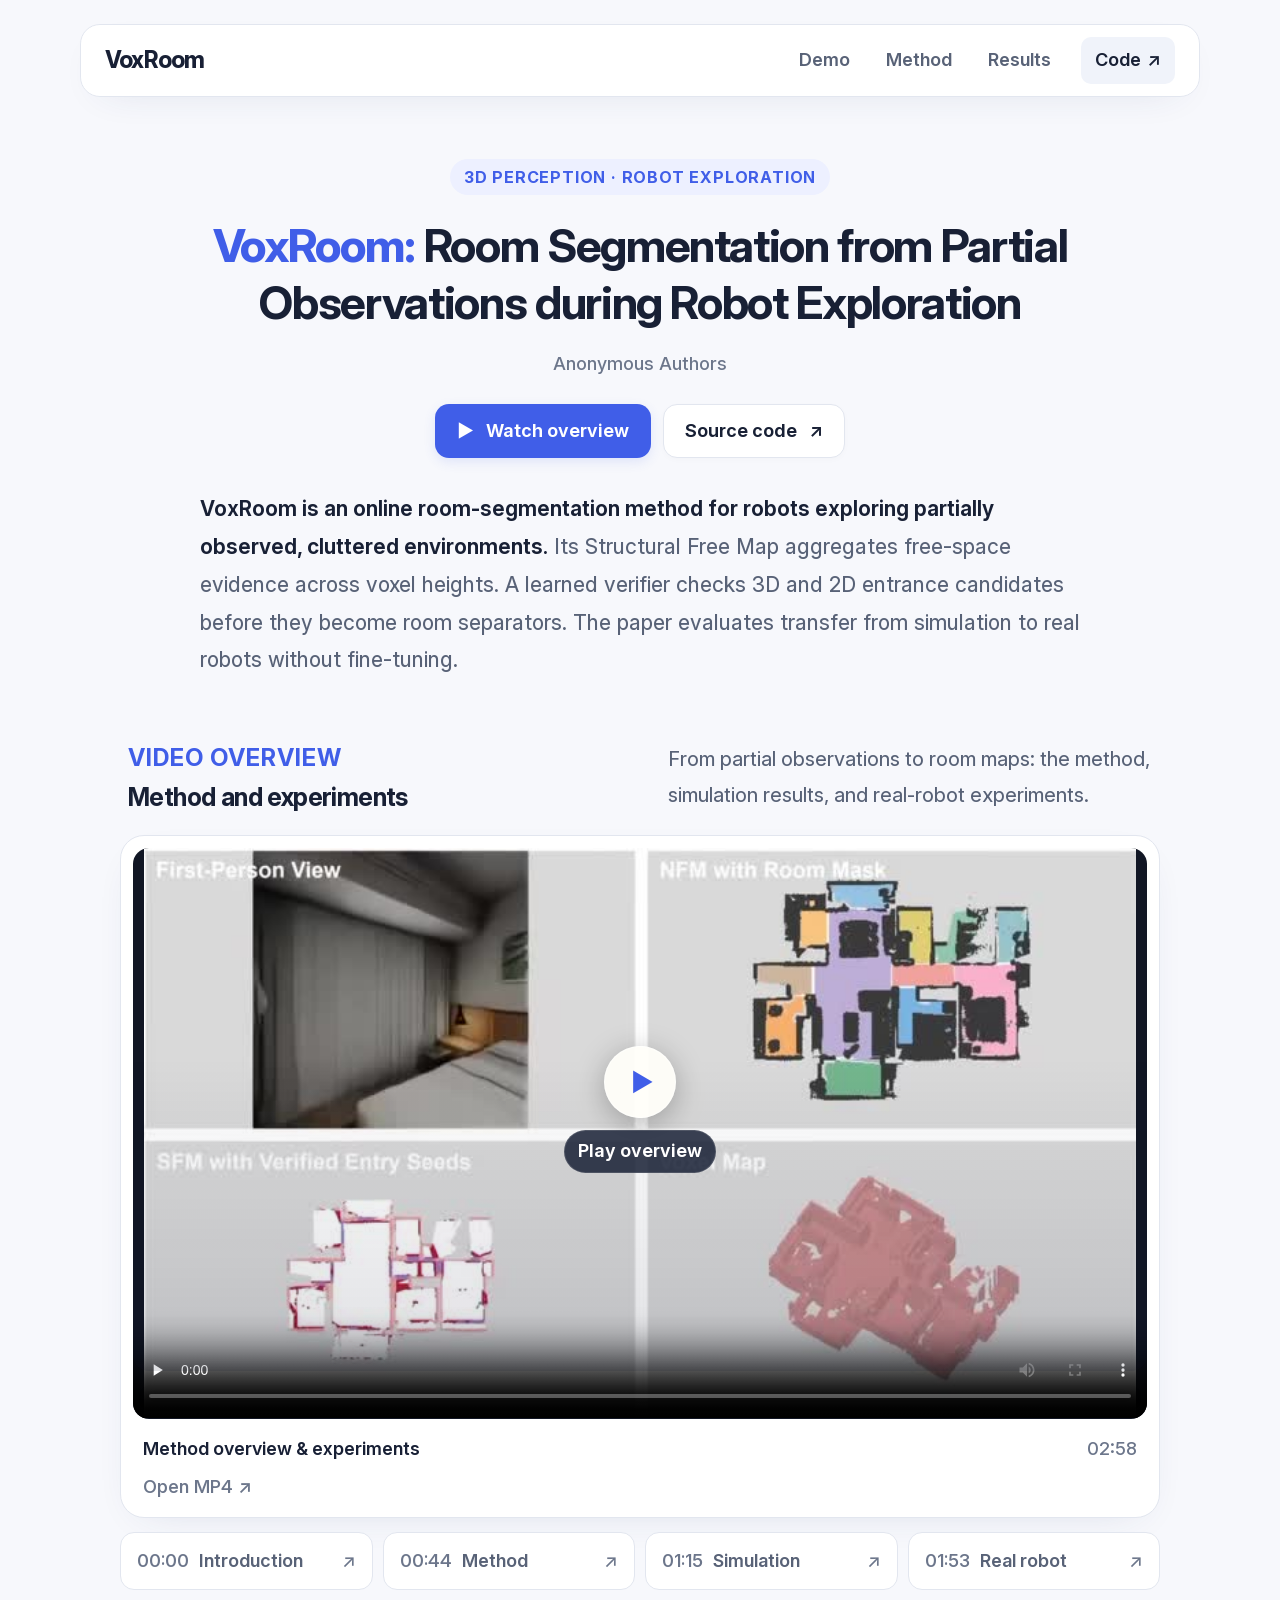
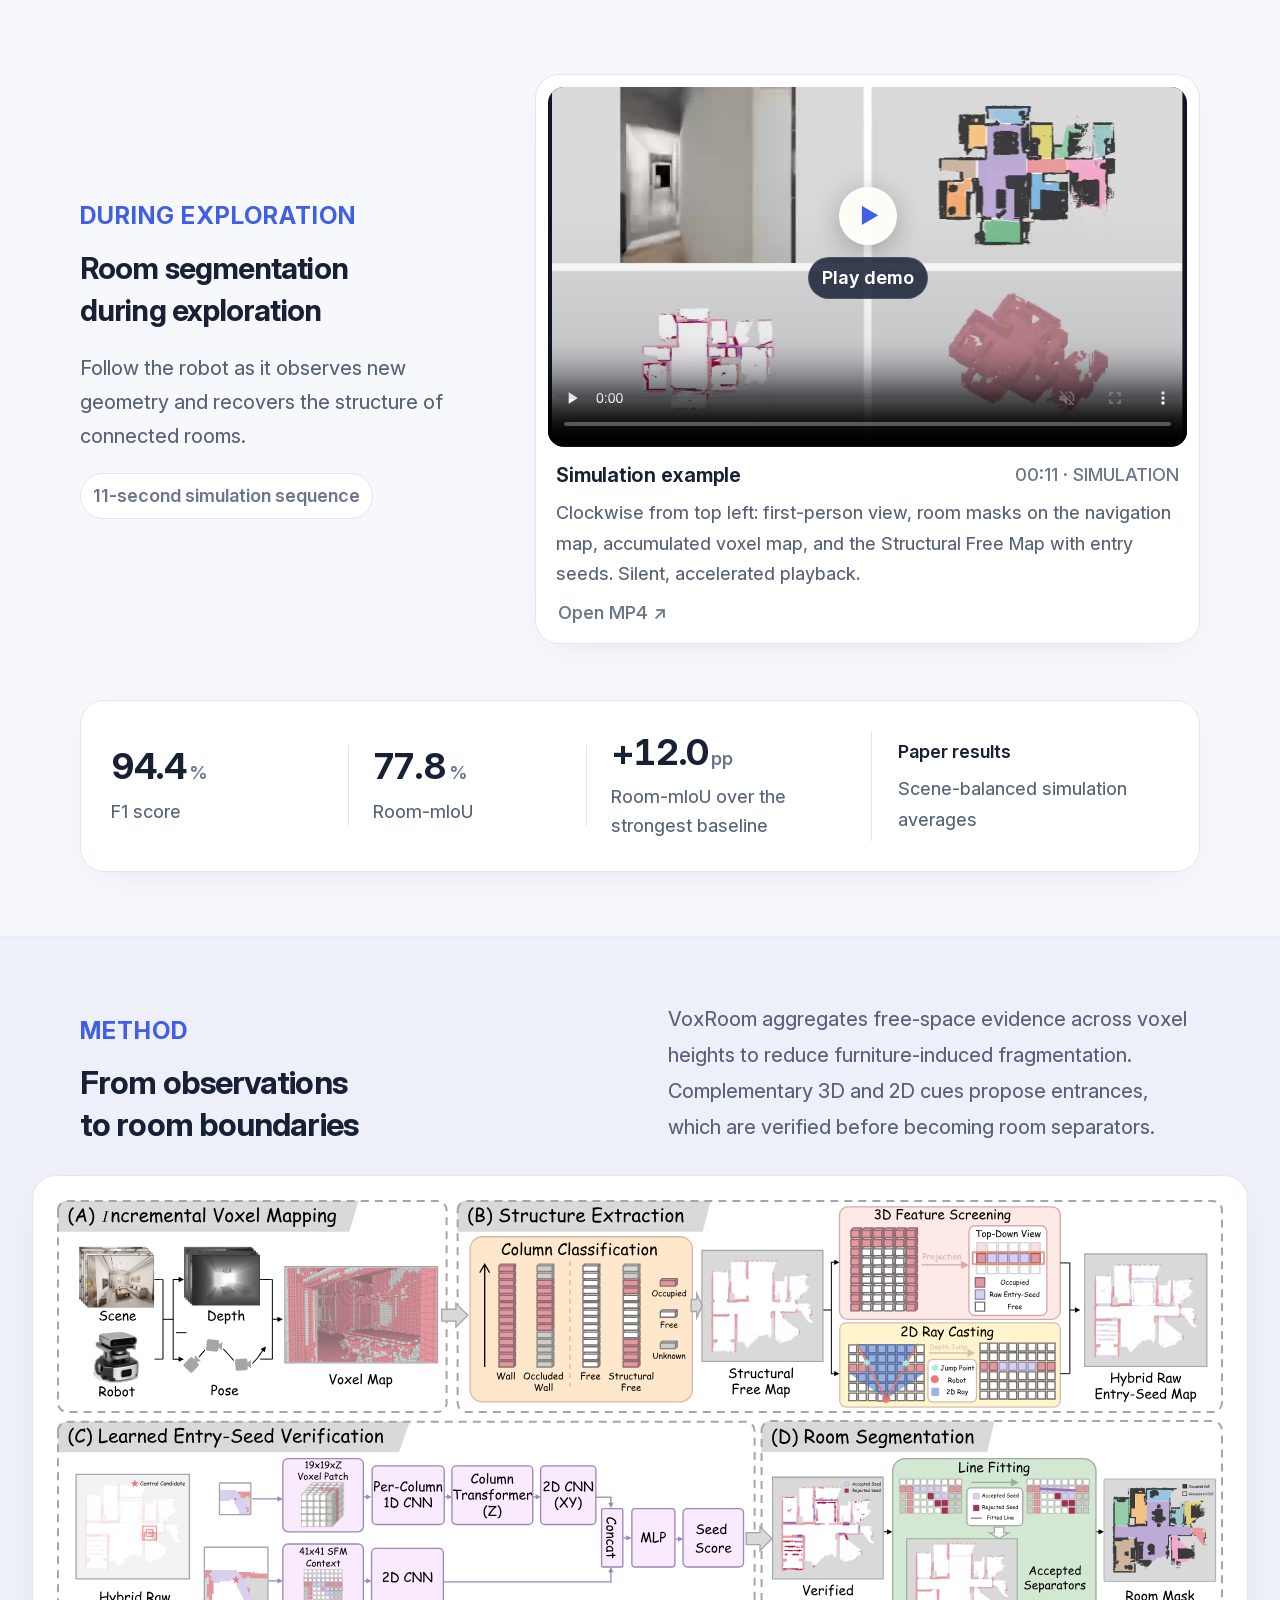
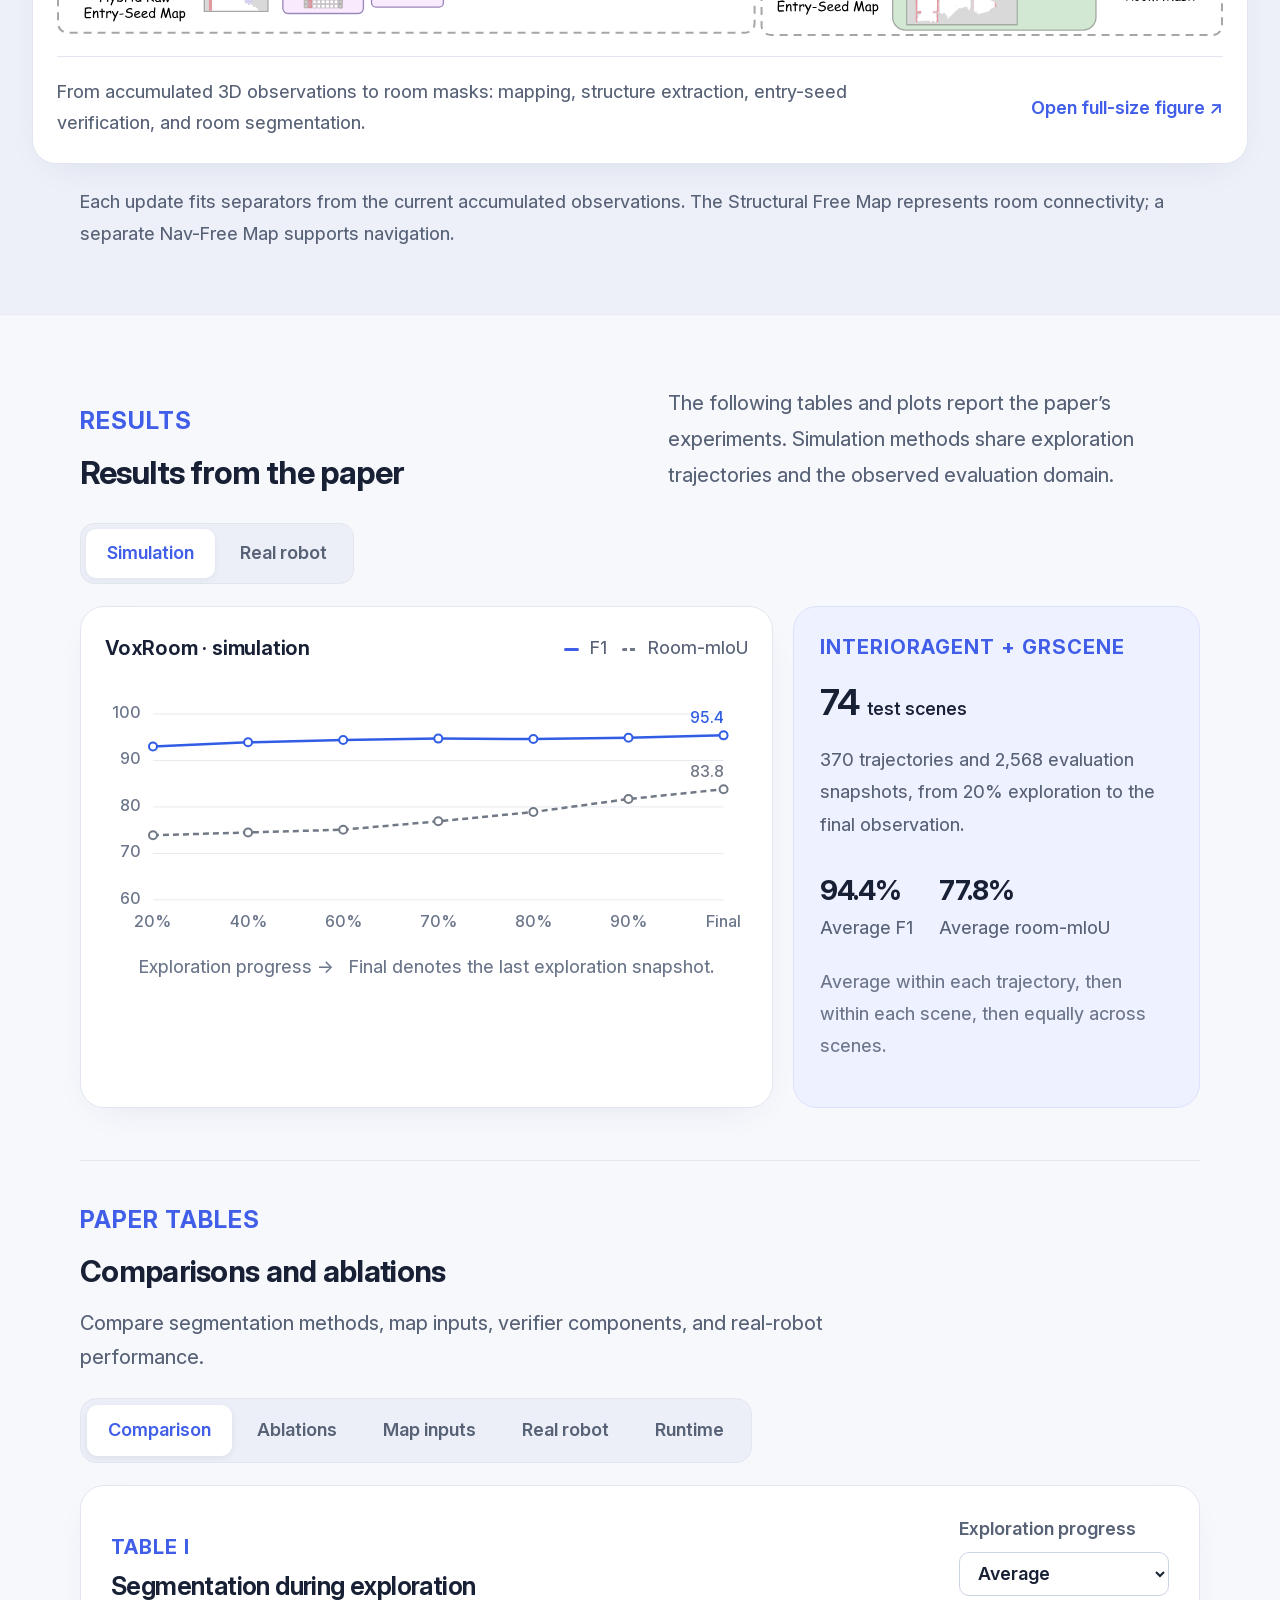
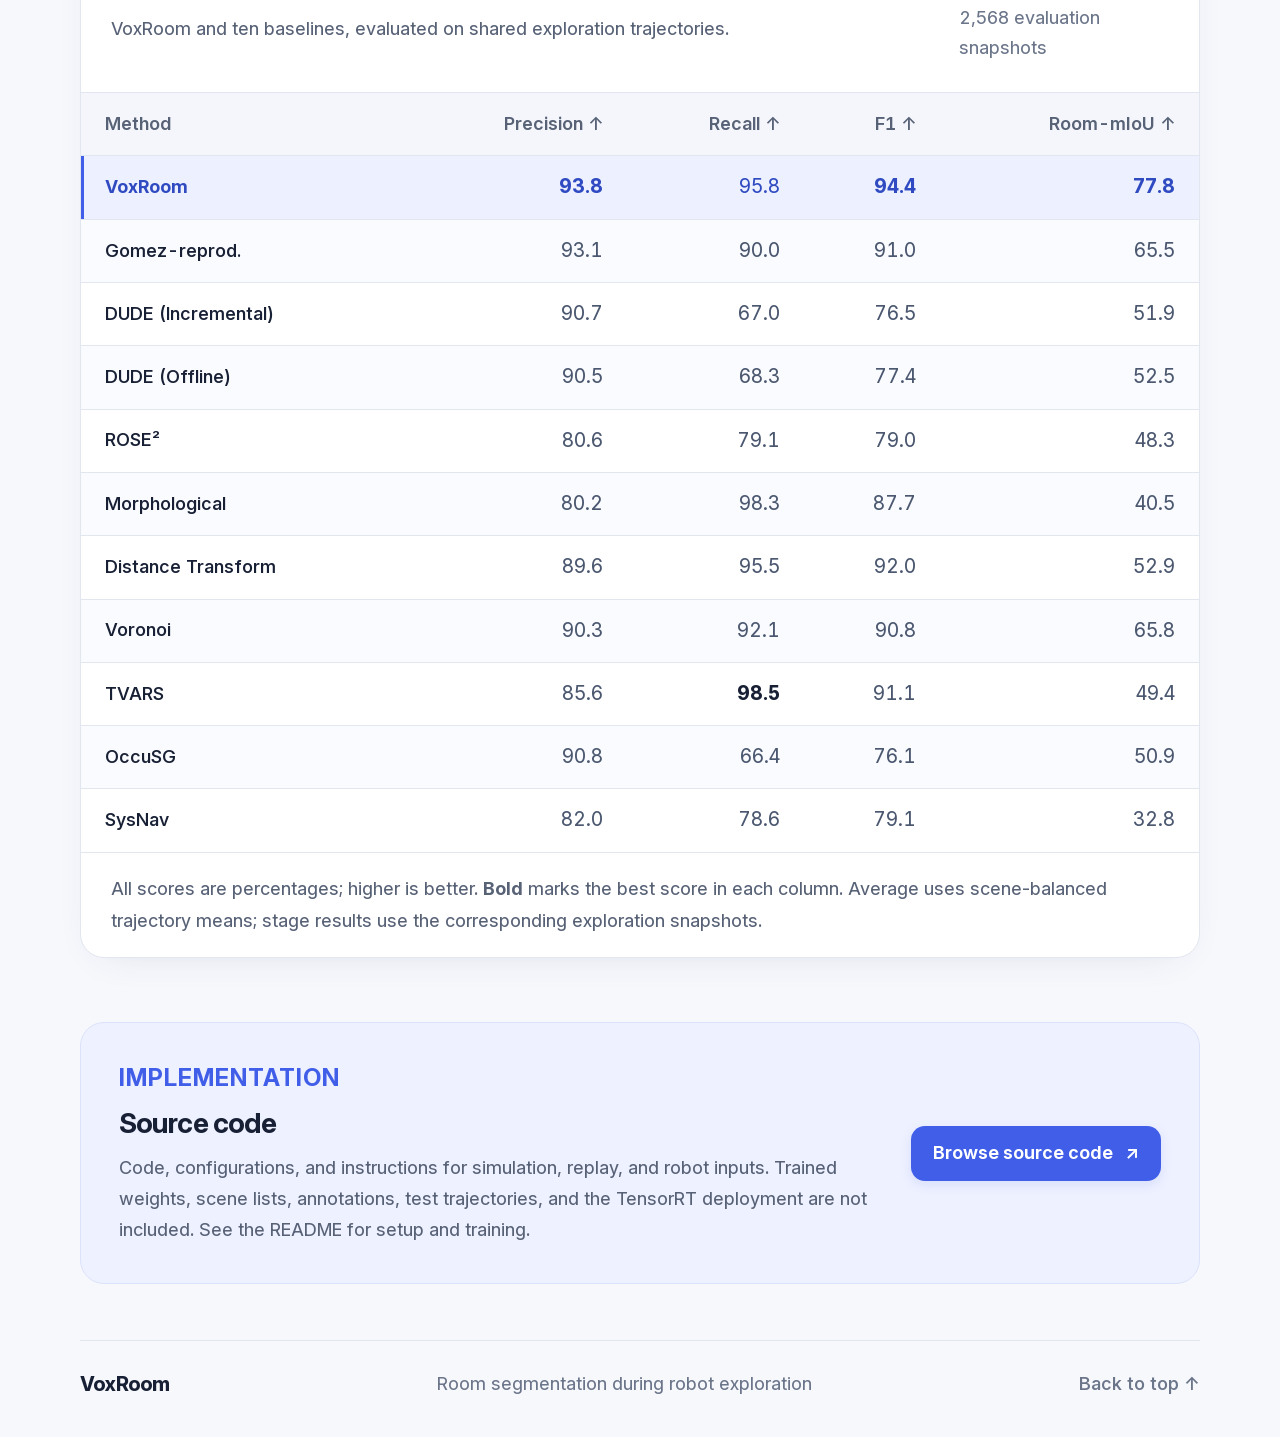
<file: index.html>
<!doctype html>
<html lang="en">
<head>
<meta charset="utf-8">
<meta name="robots" content="noindex,nofollow,noarchive">
<meta name="referrer" content="no-referrer">
<meta http-equiv="refresh" content="0;url=site/index.html?v=20261001-2">
<title>VoxRoom</title>
</head>
<body><a href="site/index.html?v=20261001-2">Open the VoxRoom project page</a></body>
</html>
</file>
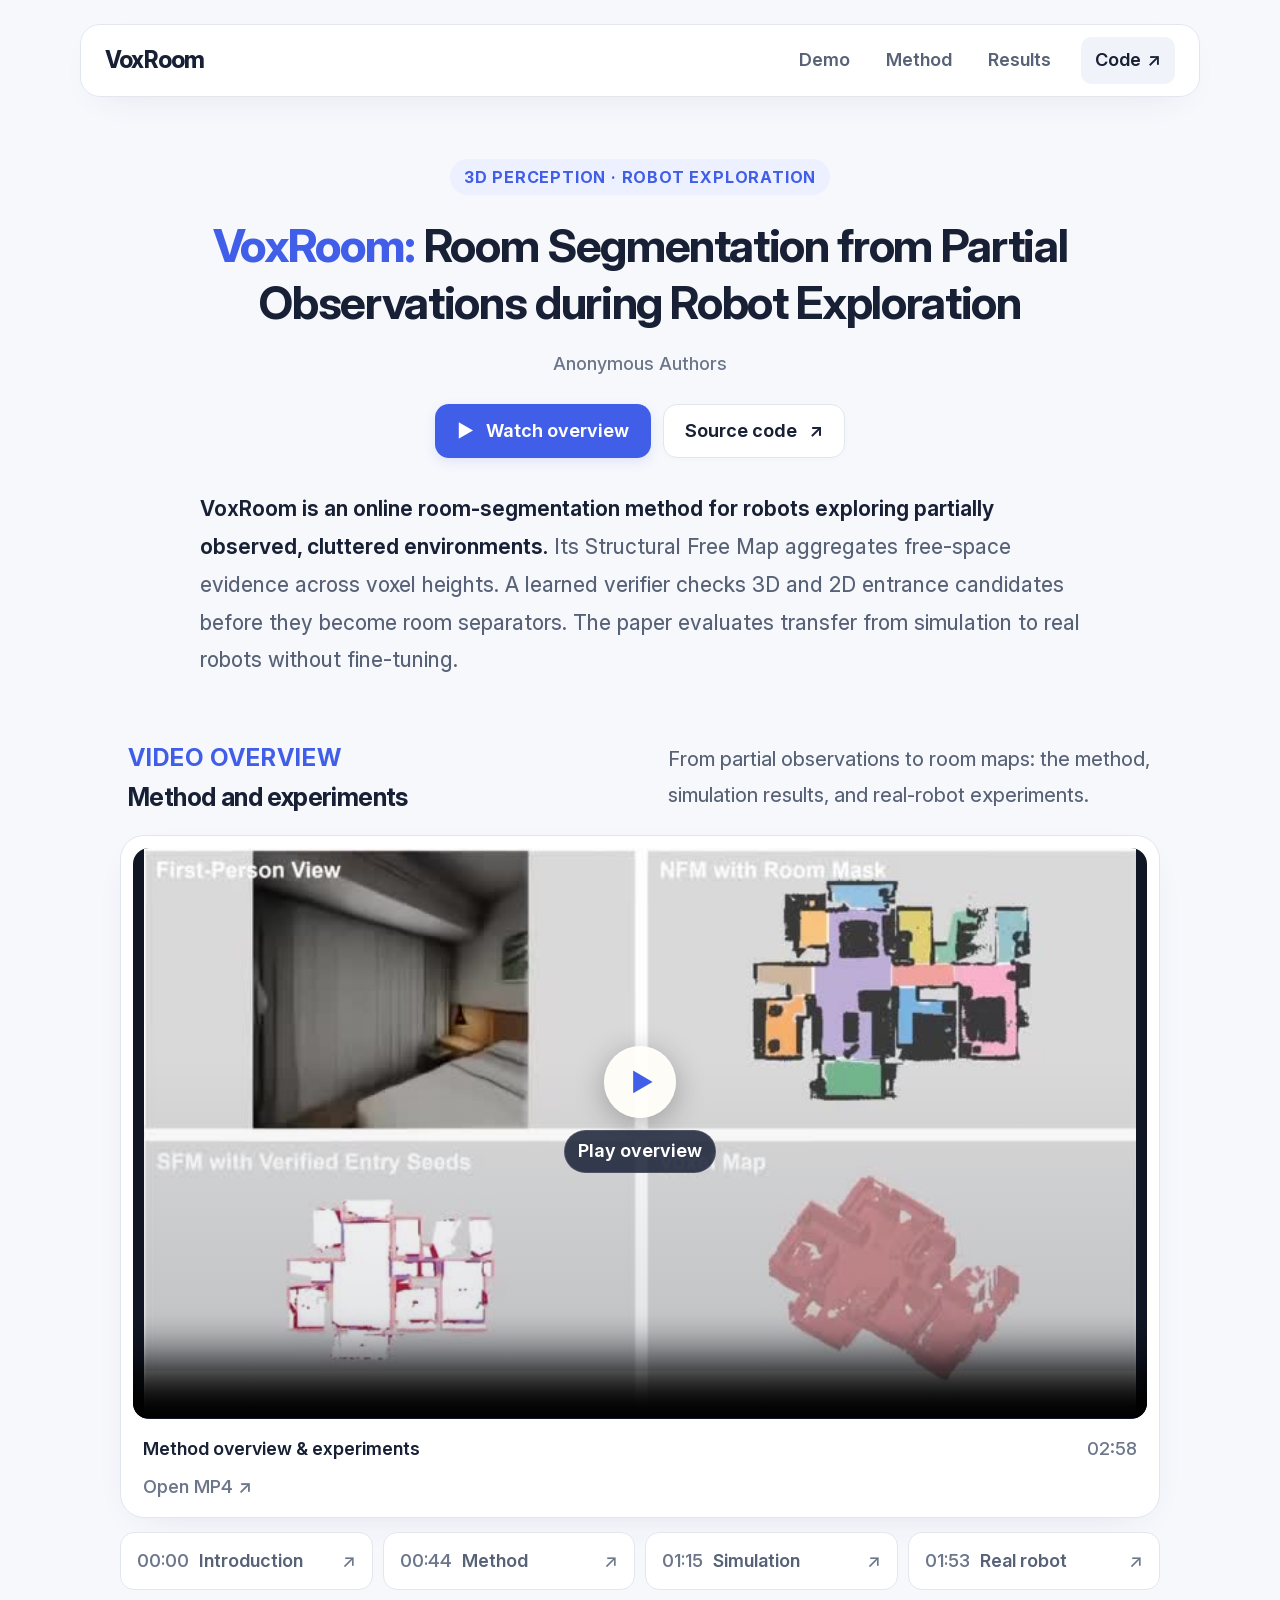
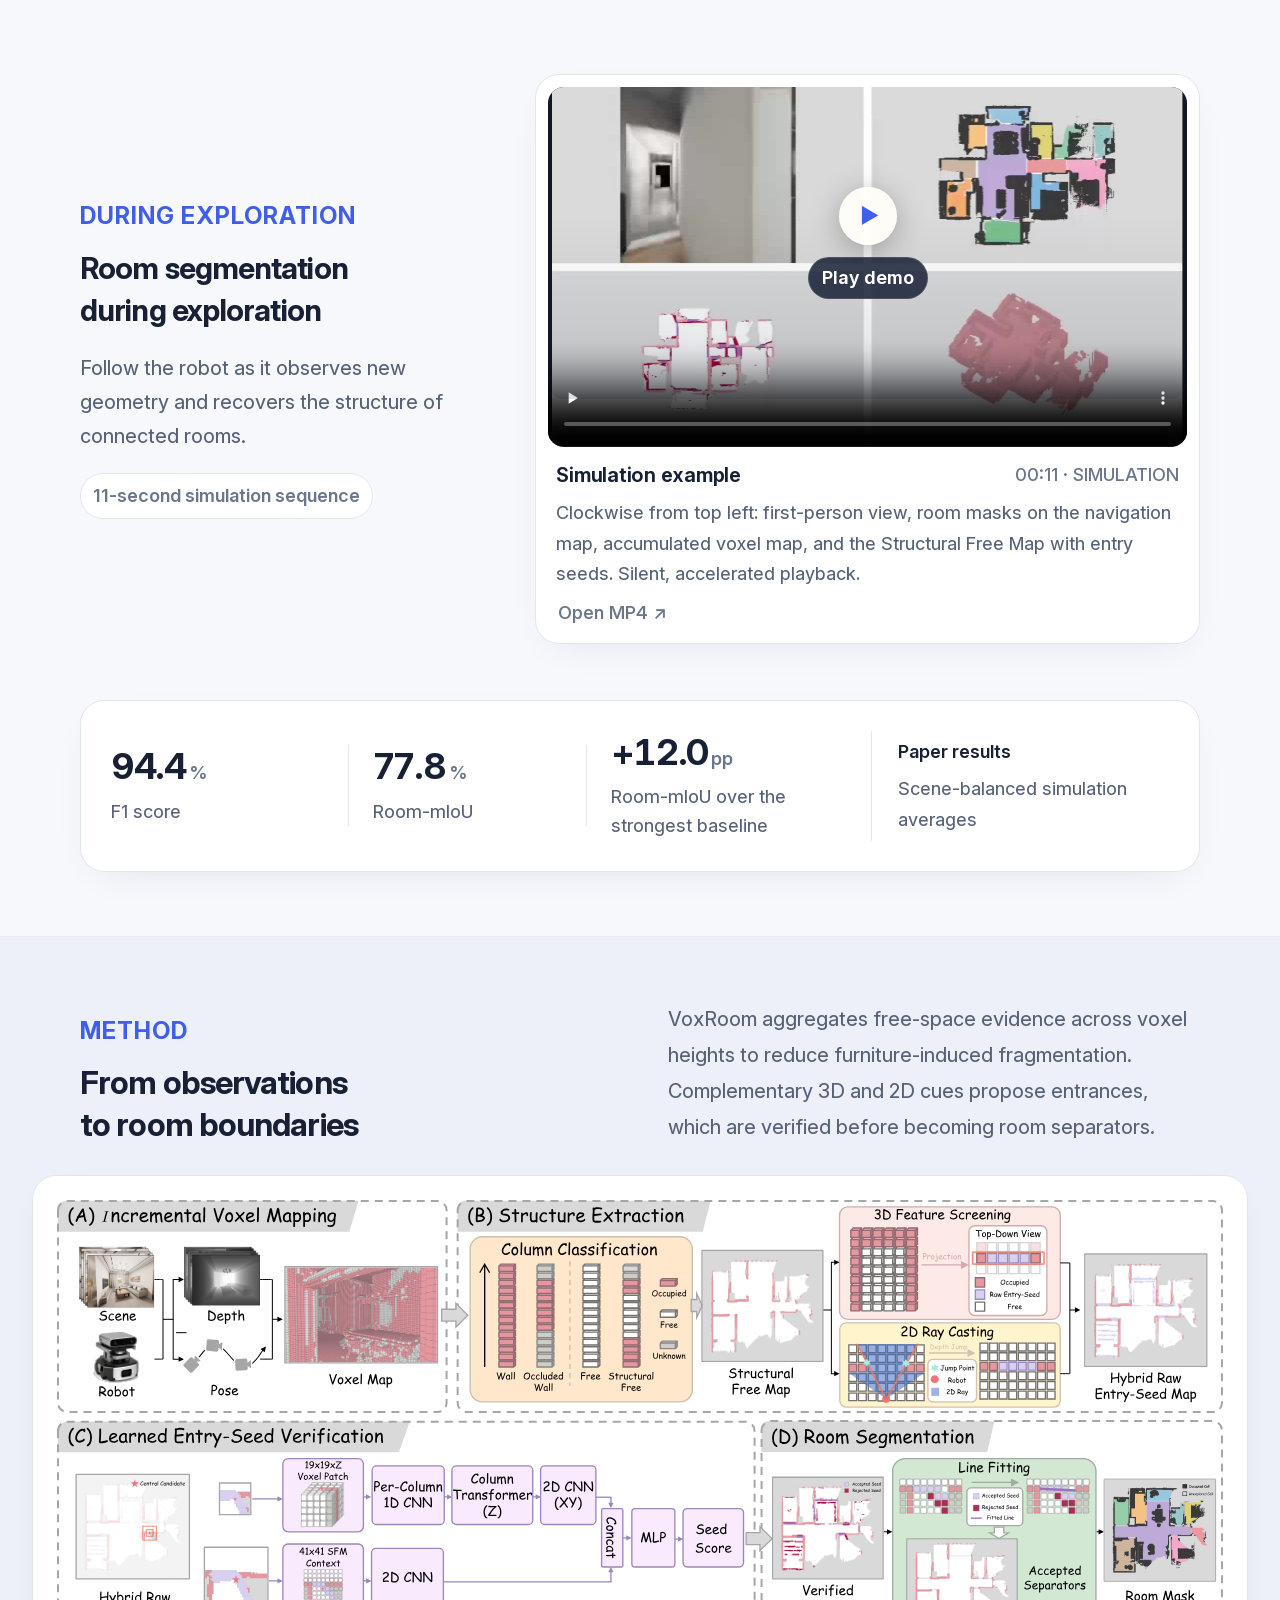
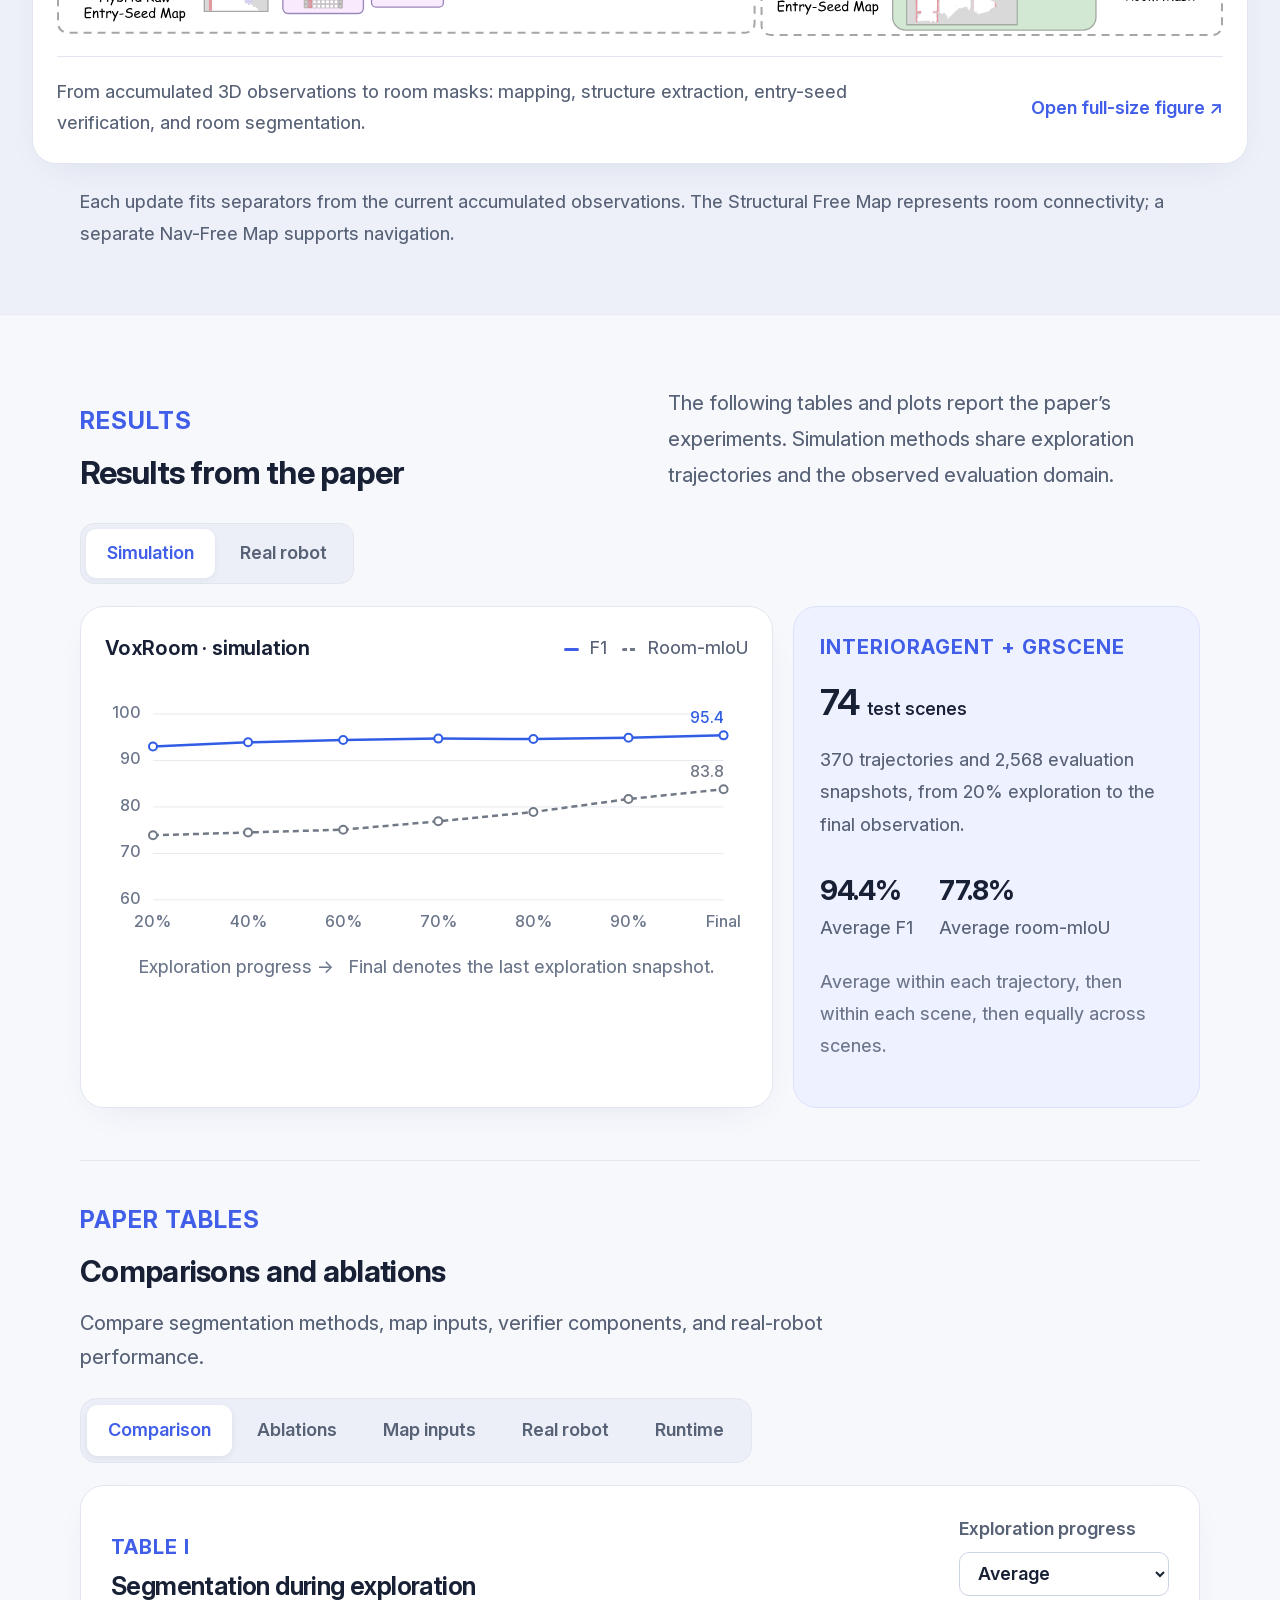
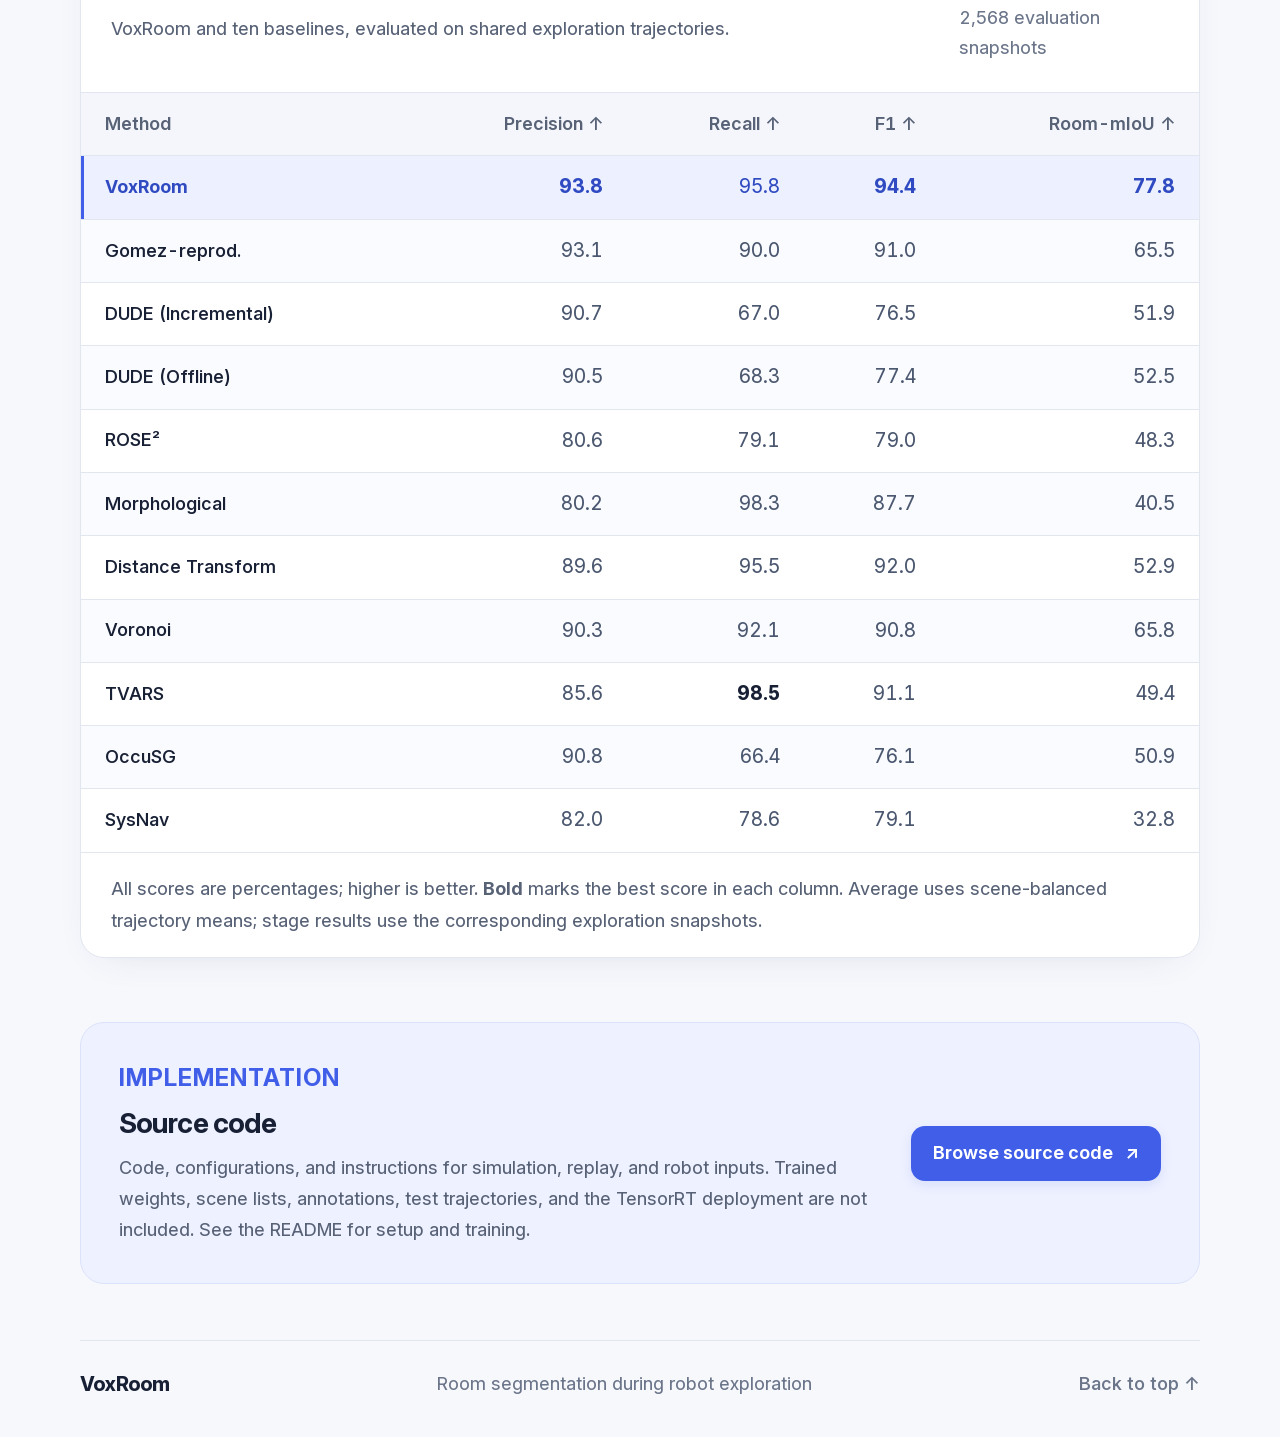
<file: site/index.html>
<!DOCTYPE html>

<html lang="en">
<head>
<meta charset="utf-8"/>
<meta content="width=device-width, initial-scale=1" name="viewport"/>
<meta content="VoxRoom: room segmentation from partial observations during robot exploration. Method, experiments, videos, and source code." name="description"/>
<meta content="no-referrer" name="referrer"/>
<meta content="noindex, nofollow, noarchive" name="robots"/>
<title>VoxRoom: Room Segmentation from Partial Observations during Robot Exploration</title>
<link href="data:," rel="icon"/>
<link href="styles.css?v=f4b0881c9718" rel="stylesheet"/>
<script defer="" src="app.js?v=ad5dfeb98824"></script>
<script defer="" src="player.js?v=6370395e16de"></script></head>
<body>
<a class="skip-link" href="index.html#main">Skip to content</a>
<header class="header wrap">
<a aria-label="VoxRoom home" class="brand" href="index.html#hero">VoxRoom</a>
<button class="nav-toggle" type="button" aria-expanded="false" aria-controls="primary-navigation">Menu <svg aria-hidden="true" width="20" height="20" viewBox="0 0 20 20"><path d="M3 6h14M3 14h14" fill="none" stroke="currentColor" stroke-width="1.8" stroke-linecap="round"/></svg></button>
<nav aria-label="Primary navigation" id="primary-navigation"><a href="index.html#demos">Demo</a><a href="index.html#method">Method</a><a href="index.html#results">Results</a><a href="index.html#code">Code <span aria-hidden="true">↗</span></a></nav>
</header>
<main id="main">
<section aria-labelledby="title" class="hero wrap" id="hero">
<p class="eyebrow">3D perception · Robot exploration</p>
<h1 id="title"><span class="title-name">VoxRoom:</span> Room Segmentation from Partial Observations during Robot Exploration</h1>
<p class="authors">Anonymous Authors</p>
<div class="actions"><a class="button primary" data-watch="overview-video" href="index.html#overview"><span aria-hidden="true">▶</span> Watch overview</a><a class="button secondary" data-source-code="" href="../README.md">Source code <span aria-hidden="true">↗</span></a></div>
<p class="hero-description"><strong>VoxRoom is an online room-segmentation method for robots exploring partially observed, cluttered environments.</strong> Its Structural Free Map aggregates free-space evidence across voxel heights. A learned verifier checks 3D and 2D entrance candidates before they become room separators. The paper evaluates transfer from simulation to real robots without fine-tuning.</p>
</section><section aria-labelledby="overview-title" class="section wrap overview-section" id="overview">
<div class="section-heading overview-heading"><div><p class="eyebrow">Video overview</p><h2 id="overview-title">Method and experiments</h2></div><p id="overview-description">From partial observations to room maps: the method, simulation results, and real-robot experiments.</p></div>
<figure class="video-card video-main"><div class="video-frame"><video aria-describedby="overview-description" aria-label="VoxRoom method and experiments overview with audio and embedded English subtitles" controls="" id="overview-video" data-mp4-data="assets/overview-video-data.js?v=d5eb0fa173e2" src="assets/overview.mp4" playsinline="" poster="assets/overview-poster.jpg" preload="none">Your browser cannot play this video. Use the video links below.</video><button aria-controls="overview-video" aria-label="Play VoxRoom overview" class="video-play" hidden="" type="button"><span aria-hidden="true" class="play-icon">▶</span><span class="play-label">Play overview</span></button></div><figcaption><span>Method overview &amp; experiments</span><span class="duration">02:58</span></figcaption><p aria-live="polite" class="video-status" hidden="" role="status"></p><div class="video-links"><a href="assets/overview.mp4" rel="noopener" target="_blank">Open MP4 ↗</a></div></figure>
<div aria-label="Overview video chapters" class="chapters"><button data-seek="0" type="button"><span>00:00</span> Introduction <b aria-hidden="true">↗</b></button><button data-seek="44" type="button"><span>00:44</span> Method <b aria-hidden="true">↗</b></button><button data-seek="75" type="button"><span>01:15</span> Simulation <b aria-hidden="true">↗</b></button><button data-seek="113" type="button"><span>01:53</span> Real robot <b aria-hidden="true">↗</b></button></div></section>
<section aria-labelledby="demos-title" class="demo-section wrap" id="demos"><div class="demo-copy"><p class="eyebrow">During exploration</p><h2>Room segmentation during exploration</h2><p>Follow the robot as it observes new geometry and recovers the structure of connected rooms.</p><span class="demo-tag">11-second simulation sequence</span></div>
<figure class="video-card video-short featured-video">
<div class="video-frame">
<video aria-describedby="exploration-description" aria-label="Simulation exploration sequence, silent" controls="" id="exploration-video" data-mp4-data="assets/exploration-video-data.js?v=a91a3a65fbc8" src="assets/exploration.mp4" loop="" muted="" playsinline="" poster="assets/exploration-poster.jpg" preload="none">Your browser cannot play this video. Use the video links below.</video>
<button aria-controls="exploration-video" aria-label="Play exploration video" class="video-play" hidden="" type="button"><span aria-hidden="true" class="play-icon">▶</span><span class="play-label">Play demo</span></button></div>
<figcaption><div><h2 id="demos-title">Simulation example</h2></div><span class="duration">00:11 · SIMULATION</span></figcaption>
<p id="exploration-description">Clockwise from top left: first-person view, room masks on the navigation map, accumulated voxel map, and the Structural Free Map with entry seeds. Silent, accelerated playback.</p>
<p aria-live="polite" class="video-status" hidden="" role="status"></p><div class="video-links"><a href="assets/exploration.mp4" rel="noopener" target="_blank">Open MP4 ↗</a></div></figure>
</section>
<section aria-label="Simulation segmentation results" class="metrics wrap">
<div class="metric"><strong>94.4<span>%</span></strong><span>F1 score</span></div>
<div class="metric"><strong>77.8<span>%</span></strong><span>Room-mIoU</span></div>
<div class="metric"><strong>+12.0<span>pp</span></strong><span>Room-mIoU over the strongest baseline</span></div>
<p>Paper results<span>Scene-balanced simulation averages</span></p>
</section>
<section aria-labelledby="method-title" class="method-band" id="method">
<div class="section wrap method-wrap">
<div class="section-heading"><div><p class="eyebrow">Method</p><h2 id="method-title">From observations<br/>to room boundaries</h2></div><p>VoxRoom aggregates free-space evidence across voxel heights to reduce furniture-induced fragmentation. Complementary 3D and 2D cues propose entrances, which are verified before becoming room separators.</p></div>
<figure class="pipeline-figure">
<a class="pipeline-image-link" href="assets/pipeline.svg" target="_blank" rel="noopener" aria-label="Open the full-size VoxRoom pipeline diagram">
<img src="assets/pipeline.svg" width="3007" height="1125" loading="lazy" decoding="async" alt="VoxRoom pipeline: incremental voxel mapping; structure extraction with column classification, 3D feature screening and 2D ray casting; learned entry-seed verification using voxel and SFM context; and room segmentation by fitting separators."/>
</a>
<figcaption><p>From accumulated 3D observations to room masks: mapping, structure extraction, entry-seed verification, and room segmentation.</p><a href="assets/pipeline.svg" target="_blank" rel="noopener">Open full-size figure <span aria-hidden="true">↗</span></a></figcaption>
</figure>
<p class="method-footnote">Each update fits separators from the current accumulated observations. The Structural Free Map represents room connectivity; a separate Nav-Free Map supports navigation.</p>
</div>
</section>
<section aria-labelledby="results-title" class="section wrap" id="results">
<div class="section-heading"><div><p class="eyebrow">Results</p><h2 id="results-title">Results from the paper</h2></div><p>The following tables and plots report the paper’s experiments. Simulation methods share exploration trajectories and the observed evaluation domain.</p></div>
<div aria-label="Choose result setting" class="result-tabs" role="group"><button aria-pressed="true" data-setting="simulation" type="button">Simulation</button><button aria-pressed="false" data-setting="robot" type="button">Real robot</button></div>
<div class="results-layout">
<div class="chart-panel">
<div class="chart-header"><h3 id="chart-title">VoxRoom · simulation</h3><div class="chart-legend"><span><i class="f1-key"></i> F1</span><span><i class="iou-key"></i> Room-mIoU</span></div></div>
<div aria-live="polite" id="progress-chart"></div>
<p class="chart-caption">Exploration progress →   <span>Final denotes the last exploration snapshot.</span></p>
</div>
<div aria-live="polite" class="results-context">
<p class="eyebrow" id="result-kicker">InteriorAgent + GRScene</p>
<p class="result-large" id="result-count">74 <span>test scenes</span></p>
<p id="result-description">370 trajectories and 2,568 evaluation snapshots, from 20% exploration to the final observation.</p>
<div class="context-stats"><div><strong id="context-f1">94.4%</strong><span>Average F1</span></div><div><strong id="context-iou">77.8%</strong><span>Average room-mIoU</span></div></div>
<p class="small" id="result-protocol">Average within each trajectory, then within each scene, then equally across scenes.</p>
</div>
</div>
<div class="paper-results" id="paper-results">
<div class="paper-results-intro"><p class="eyebrow">Paper tables</p><h3>Comparisons and ablations</h3><p>Compare segmentation methods, map inputs, verifier components, and real-robot performance.</p></div>
<div class="paper-tabs" role="tablist" aria-label="Experimental result tables"><button type="button" role="tab" id="tab-comparison" aria-controls="panel-comparison" aria-selected="true" tabindex="0" data-paper-tab="comparison">Comparison</button><button type="button" role="tab" id="tab-ablations" aria-controls="panel-ablations" aria-selected="false" tabindex="-1" data-paper-tab="ablations">Ablations</button><button type="button" role="tab" id="tab-planar" aria-controls="panel-planar" aria-selected="false" tabindex="-1" data-paper-tab="planar">Map inputs</button><button type="button" role="tab" id="tab-robot" aria-controls="panel-robot" aria-selected="false" tabindex="-1" data-paper-tab="robot">Real robot</button><button type="button" role="tab" id="tab-runtime" aria-controls="panel-runtime" aria-selected="false" tabindex="-1" data-paper-tab="runtime">Runtime</button></div>
<section class="paper-panel" id="panel-comparison" role="tabpanel" aria-labelledby="tab-comparison">
<div class="paper-table-heading"><div><p class="eyebrow">Table I</p><h3>Segmentation during exploration</h3><p>VoxRoom and ten baselines, evaluated on shared exploration trajectories.</p></div><div class="stage-control"><label for="comparison-stage">Exploration progress</label><select id="comparison-stage"><option>Average</option><option>20%</option><option>40%</option><option>60%</option><option>70%</option><option>80%</option><option>90%</option><option>Final</option></select><span id="comparison-snapshots" aria-live="polite">2,568 evaluation snapshots</span></div></div>
<div class="table-scroll" role="region" aria-label="Table I. Simulation segmentation performance, average (%)" tabindex="0"><table id="comparison-table" class="paper-table "><caption class="sr-only">Table I. Simulation segmentation performance, average (%)</caption><thead><tr><th scope="col">Method</th><th scope="col">Precision <span aria-label="higher is better">↑</span></th><th scope="col">Recall <span aria-label="higher is better">↑</span></th><th scope="col">F1 <span aria-label="higher is better">↑</span></th><th scope="col">Room-mIoU <span aria-label="higher is better">↑</span></th></tr></thead><tbody><tr class="highlight"><th scope="row">VoxRoom</th><td><strong>93.8</strong></td><td>95.8</td><td><strong>94.4</strong></td><td><strong>77.8</strong></td></tr>
<tr><th scope="row">Gomez-reprod.</th><td>93.1</td><td>90.0</td><td>91.0</td><td>65.5</td></tr>
<tr><th scope="row">DUDE (Incremental)</th><td>90.7</td><td>67.0</td><td>76.5</td><td>51.9</td></tr>
<tr><th scope="row">DUDE (Offline)</th><td>90.5</td><td>68.3</td><td>77.4</td><td>52.5</td></tr>
<tr><th scope="row">ROSE²</th><td>80.6</td><td>79.1</td><td>79.0</td><td>48.3</td></tr>
<tr><th scope="row">Morphological</th><td>80.2</td><td>98.3</td><td>87.7</td><td>40.5</td></tr>
<tr><th scope="row">Distance Transform</th><td>89.6</td><td>95.5</td><td>92.0</td><td>52.9</td></tr>
<tr><th scope="row">Voronoi</th><td>90.3</td><td>92.1</td><td>90.8</td><td>65.8</td></tr>
<tr><th scope="row">TVARS</th><td>85.6</td><td><strong>98.5</strong></td><td>91.1</td><td>49.4</td></tr>
<tr><th scope="row">OccuSG</th><td>90.8</td><td>66.4</td><td>76.1</td><td>50.9</td></tr>
<tr><th scope="row">SysNav</th><td>82.0</td><td>78.6</td><td>79.1</td><td>32.8</td></tr></tbody></table></div>
<p class="table-note">All scores are percentages; higher is better. <strong>Bold</strong> marks the best score in each column. Average uses scene-balanced trajectory means; stage results use the corresponding exploration snapshots.</p>
</section><section class="paper-panel" id="panel-ablations" role="tabpanel" aria-labelledby="tab-ablations">
<div class="paper-table-heading"><div><p class="eyebrow">Table II</p><h3>Component ablations</h3><p>Seven ablations isolate candidate generation, verification, and planar context.</p></div></div>
<div class="table-scroll" role="region" aria-label="Table II. Component ablations (%)" tabindex="0"><table id="ablation-table" class="paper-table "><caption class="sr-only">Table II. Component ablations (%)</caption><thead><tr><th scope="col">Configuration</th><th scope="col">Precision <span aria-label="higher is better">↑</span></th><th scope="col">Recall <span aria-label="higher is better">↑</span></th><th scope="col">F1 <span aria-label="higher is better">↑</span></th><th scope="col">Room-mIoU <span aria-label="higher is better">↑</span></th></tr></thead><tbody><tr class="highlight"><th scope="row">Full model</th><td><strong>93.8</strong></td><td>95.8</td><td>94.4</td><td><strong>77.8</strong></td></tr>
<tr><th scope="row"><span class="row-id">A1</span>Without 2D candidates</th><td>91.4</td><td>97.4</td><td>93.8</td><td>69.1</td></tr>
<tr><th scope="row"><span class="row-id">A2</span>Without 3D candidates</th><td>87.0</td><td>98.8</td><td>92.0</td><td>51.8</td></tr>
<tr><th scope="row"><span class="row-id">A3</span>Without verification</th><td>93.2</td><td>93.7</td><td>93.1</td><td>72.5</td></tr>
<tr><th scope="row"><span class="row-id">A4</span>Nav-Free context</th><td>93.4</td><td>97.1</td><td><strong>94.9</strong></td><td>74.5</td></tr>
<tr><th scope="row"><span class="row-id">A5</span>2D-only verifier</th><td>73.3</td><td><strong>99.2</strong></td><td>83.3</td><td>30.5</td></tr>
<tr><th scope="row"><span class="row-id">A6</span>3D-only verifier</th><td>91.4</td><td>97.2</td><td>93.7</td><td>70.9</td></tr>
<tr><th scope="row"><span class="row-id">A7</span>Without candidate screening</th><td>92.8</td><td>96.5</td><td>94.3</td><td>72.9</td></tr></tbody></table></div>
<p class="table-note">Scores are averaged across exploration stages (%). Each ablation is retrained separately, except A3, which uses no network. <strong>Bold</strong> marks the best score in each column.</p>
</section><section class="paper-panel" id="panel-planar" role="tabpanel" aria-labelledby="tab-planar">
<div class="paper-table-heading"><div><p class="eyebrow">Table III</p><h3>Structural free space as the planar input</h3><p>Four fixed geometric methods, with the input map changed from NFM to SFM.</p></div></div>
<div class="table-scroll" role="region" aria-label="Table III. Planar input comparison (%)" tabindex="0"><table id="planar-table" class="paper-table "><caption class="sr-only">Table III. Planar input comparison (%)</caption><thead><tr><th scope="col" rowspan="2">Method</th><th scope="colgroup" colspan="2">F1 ↑</th><th scope="colgroup" colspan="2">Room-mIoU ↑</th></tr><tr><th scope="col">NFM</th><th scope="col" class="sfm-column">SFM</th><th scope="col">NFM</th><th scope="col" class="sfm-column">SFM</th></tr></thead><tbody><tr><th scope="row">DUDE (Incremental)</th><td>73.3</td><td class="sfm-column"><strong>76.5</strong></td><td>47.5</td><td class="sfm-column"><strong>51.9</strong></td></tr>
<tr><th scope="row">ROSE²</th><td>65.7</td><td class="sfm-column"><strong>79.0</strong></td><td>34.2</td><td class="sfm-column"><strong>48.3</strong></td></tr>
<tr><th scope="row">Distance Transform</th><td>74.2</td><td class="sfm-column"><strong>92.0</strong></td><td>27.8</td><td class="sfm-column"><strong>52.9</strong></td></tr>
<tr><th scope="row">Voronoi</th><td>69.9</td><td class="sfm-column"><strong>90.8</strong></td><td>39.1</td><td class="sfm-column"><strong>65.8</strong></td></tr></tbody></table></div>
<p class="table-note">NFM: Nav-Free Map. SFM: Structural Free Map. All values are stage-averaged percentages; higher is better. SFM improves both metrics for every method shown.</p>
</section><section class="paper-panel" id="panel-robot" role="tabpanel" aria-labelledby="tab-robot">
<div class="paper-table-heading"><div><p class="eyebrow">Table IV</p><h3>Real-robot experiments</h3><p>Nine independent runs in five apartments, with no real-world fine-tuning.</p></div></div>
<div class="table-scroll" role="region" aria-label="Table IV. Real-robot segmentation performance (%)" tabindex="0"><table id="robot-table" class="paper-table "><caption class="sr-only">Table IV. Real-robot segmentation performance (%)</caption><thead><tr><th scope="col">Progress</th><th scope="col">Precision <span aria-label="higher is better">↑</span></th><th scope="col">Recall <span aria-label="higher is better">↑</span></th><th scope="col">F1 <span aria-label="higher is better">↑</span></th><th scope="col">Room-mIoU <span aria-label="higher is better">↑</span></th></tr></thead><tbody><tr><th scope="row">20%</th><td>97.4</td><td>91.8</td><td>94.5</td><td>85.7</td></tr>
<tr><th scope="row">40%</th><td>97.3</td><td>92.3</td><td>94.7</td><td>87.5</td></tr>
<tr><th scope="row">60%</th><td>94.5</td><td>93.3</td><td>93.9</td><td>66.8</td></tr>
<tr><th scope="row">70%</th><td>97.0</td><td>93.7</td><td>95.3</td><td>79.5</td></tr>
<tr><th scope="row">80%</th><td>96.6</td><td>94.3</td><td>95.4</td><td>76.1</td></tr>
<tr><th scope="row">90%</th><td>96.0</td><td>95.2</td><td>95.6</td><td>74.4</td></tr>
<tr><th scope="row">Final</th><td>96.2</td><td>98.3</td><td>97.2</td><td>81.2</td></tr>
<tr class="highlight"><th scope="row">Average</th><td>96.4</td><td>94.1</td><td>95.2</td><td>78.7</td></tr></tbody></table></div>
<p class="table-note">Scores are percentages, averaged equally across the nine runs at each stage. Average combines the seven evaluation stages.</p>
</section><section class="paper-panel" id="panel-runtime" role="tabpanel" aria-labelledby="tab-runtime">
<div class="paper-table-heading"><div><p class="eyebrow">Table V</p><h3>Onboard processing time</h3><p>Paper timings on an RTX 4070 Laptop GPU across nine runs.</p></div><div class="runtime-summary"><strong>821.5 <span>ms</span></strong><span>Core pipeline · 0.5 Hz updates</span></div></div>
<div class="table-scroll" role="region" aria-label="Table V. Mean onboard module runtimes in milliseconds" tabindex="0"><table id="runtime-table" class="paper-table runtime-table"><caption class="sr-only">Table V. Mean onboard module runtimes in milliseconds</caption><thead><tr><th scope="col">Module</th><th scope="col">Time <span>(ms)</span></th></tr></thead><tbody><tr><th scope="row">FAST-LIO2 to Voxel Map (incl. publishing)</th><td>54.5</td></tr>
<tr><th scope="row">Column Classification and 3D Feature Screening</th><td>137.0</td></tr>
<tr><th scope="row">2D Ray Casting</th><td>42.5</td></tr>
<tr><th scope="row">Entry-Seed Verification (TensorRT FP16)</th><td>355.1</td></tr>
<tr><th scope="row">Room Segmentation and room-attribute processing</th><td>286.9</td></tr>
<tr class="highlight runtime-total"><th scope="row">VoxRoom core total (excl. mapping)</th><td>821.5</td></tr></tbody></table></div>
<p class="table-note">The core total excludes mapping. Verification includes data preparation, feature reuse, and candidate filtering. The paper uses TensorRT FP16; this release provides PyTorch inference.</p>
</section></div>
<script id="paper-comparison-data" type="application/json">{"methods":["Gomez-reprod.","DUDE (Incremental)","DUDE (Offline)","ROSE²","Morphological","Distance Transform","Voronoi","TVARS","OccuSG","SysNav","VoxRoom"],"stages":{"20%":{"snapshots":370,"metrics":["F1","Room-mIoU"],"rows":[[90.4,67.4],[80.3,55.2],[80.3,55.2],[59.9,38.2],[87.9,47.7],[87.7,53.7],[90.8,65.8],[90.2,56.8],[80.5,55.1],[74.1,41.0],[93.0,73.9]]},"40%":{"snapshots":370,"metrics":["F1","Room-mIoU"],"rows":[[91.1,66.3],[78.9,53.7],[80.0,54.3],[69.6,45.3],[85.8,39.1],[91.1,55.9],[90.1,64.5],[91.5,52.3],[78.3,51.8],[77.8,36.5],[93.9,74.5]]},"60%":{"snapshots":370,"metrics":["F1","Room-mIoU"],"rows":[[91.2,59.6],[76.2,50.6],[76.7,50.8],[80.8,47.3],[88.6,33.5],[92.0,45.5],[89.9,59.2],[90.3,42.1],[75.3,49.0],[79.3,26.0],[94.4,75.1]]},"70%":{"snapshots":370,"metrics":["F1","Room-mIoU"],"rows":[[90.6,64.5],[76.2,50.2],[76.6,51.6],[84.1,48.8],[87.4,31.4],[93.1,45.4],[89.7,61.6],[90.5,42.5],[74.4,48.7],[78.5,25.3],[94.7,76.9]]},"80%":{"snapshots":370,"metrics":["F1","Room-mIoU"],"rows":[[91.0,65.7],[76.0,51.6],[76.6,51.5],[84.9,47.2],[87.0,36.8],[92.9,51.1],[90.5,65.2],[91.0,47.9],[75.3,50.3],[79.8,26.6],[94.6,78.9]]},"90%":{"snapshots":348,"metrics":["F1","Room-mIoU"],"rows":[[91.5,66.4],[75.0,51.1],[76.4,52.2],[86.0,51.4],[87.4,41.9],[93.5,54.6],[91.7,70.0],[91.4,48.0],[75.3,50.9],[81.2,31.5],[94.9,81.7]]},"Final":{"snapshots":370,"metrics":["F1","Room-mIoU"],"rows":[[91.7,68.3],[73.1,50.4],[74.5,51.9],[88.2,59.9],[89.5,52.5],[94.3,63.8],[92.7,74.2],[92.9,55.6],[73.6,50.9],[83.1,42.2],[95.4,83.8]]},"Average":{"snapshots":2568,"metrics":["Precision","Recall","F1","Room-mIoU"],"rows":[[93.1,90.0,91.0,65.5],[90.7,67.0,76.5,51.9],[90.5,68.3,77.4,52.5],[80.6,79.1,79.0,48.3],[80.2,98.3,87.7,40.5],[89.6,95.5,92.0,52.9],[90.3,92.1,90.8,65.8],[85.6,98.5,91.1,49.4],[90.8,66.4,76.1,50.9],[82.0,78.6,79.1,32.8],[93.8,95.8,94.4,77.8]]}}}</script>

</section>
<section aria-labelledby="code-title" class="code-section wrap" id="code"><div><p class="eyebrow">Implementation</p><h2 id="code-title">Source code</h2><p>Code, configurations, and instructions for simulation, replay, and robot inputs. Trained weights, scene lists, annotations, test trajectories, and the TensorRT deployment are not included. See the README for setup and training.</p></div><a class="button primary" data-source-code="" href="../README.md">Browse source code <span aria-hidden="true">↗</span></a></section>
</main>
<footer class="wrap"><span class="brand">VoxRoom</span><p>Room segmentation during robot exploration</p><a href="index.html#hero">Back to top ↑</a></footer>
</body>
</html>
</file>
